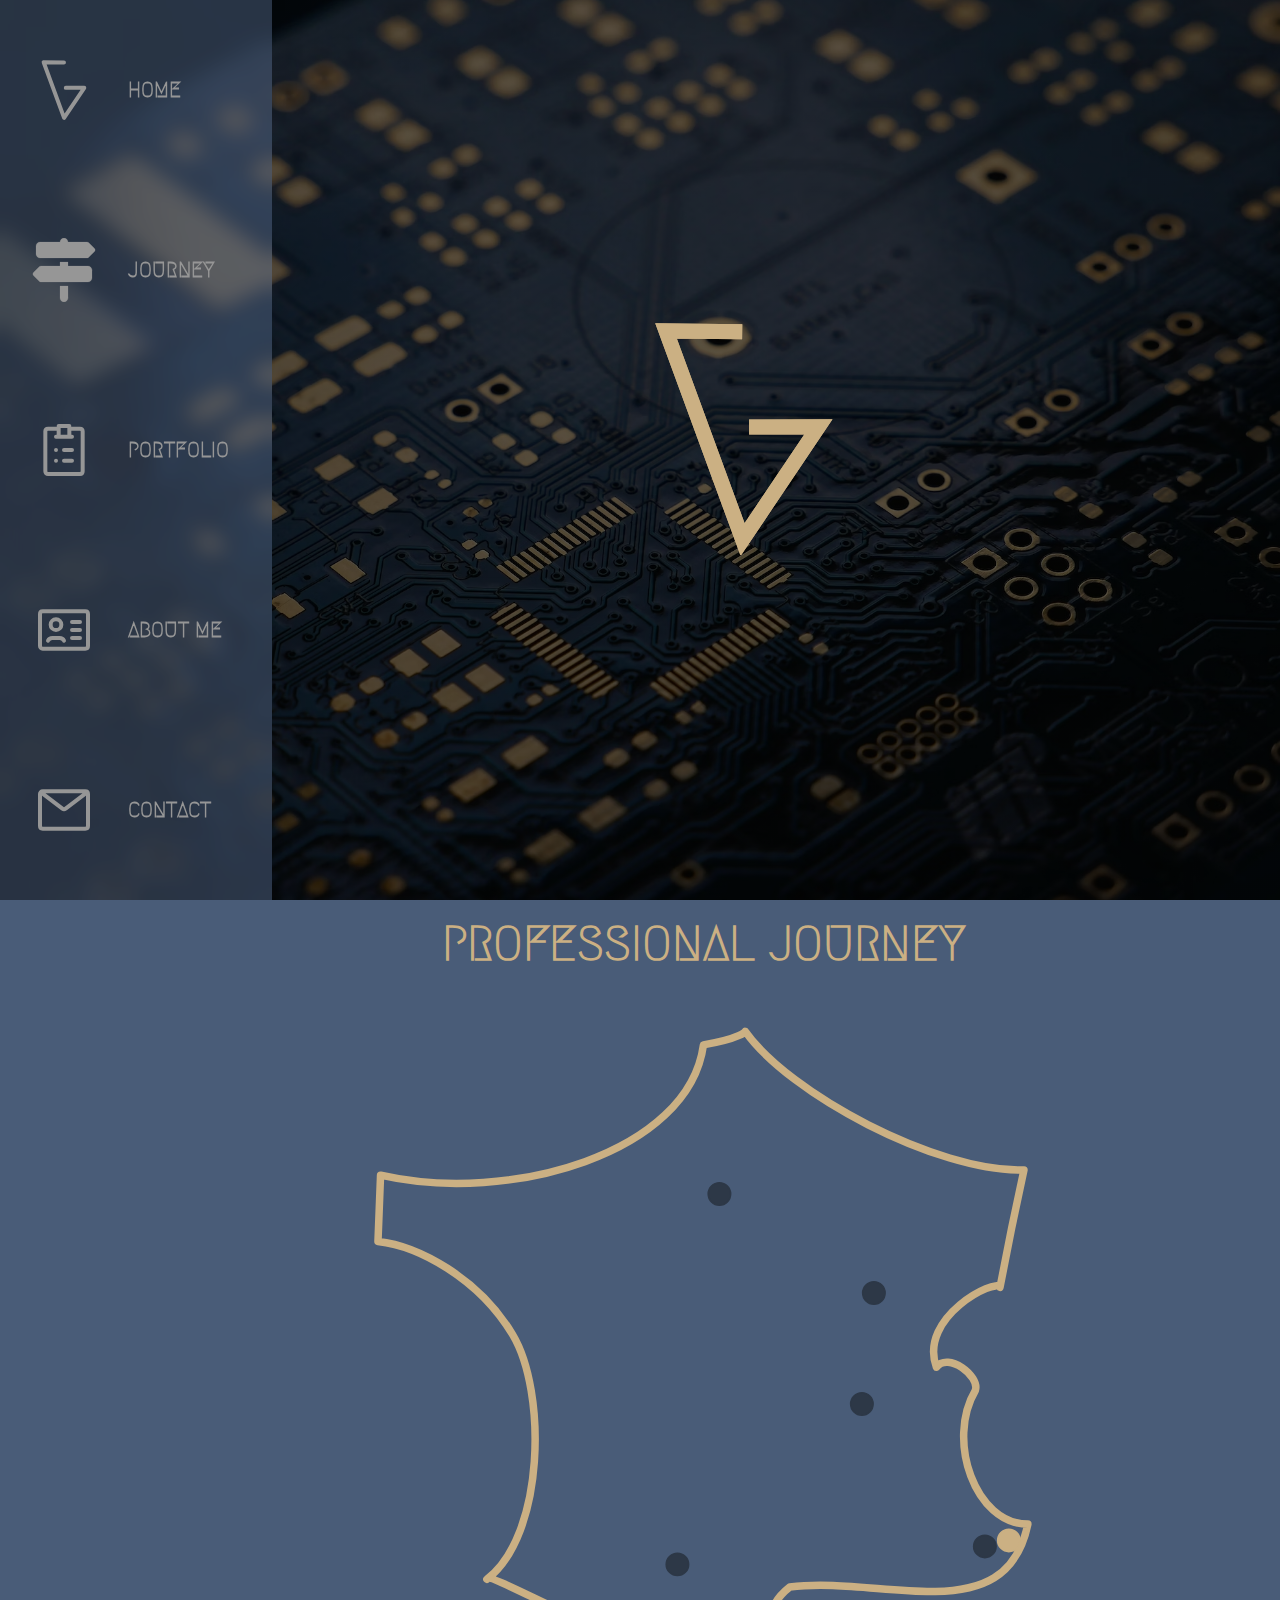
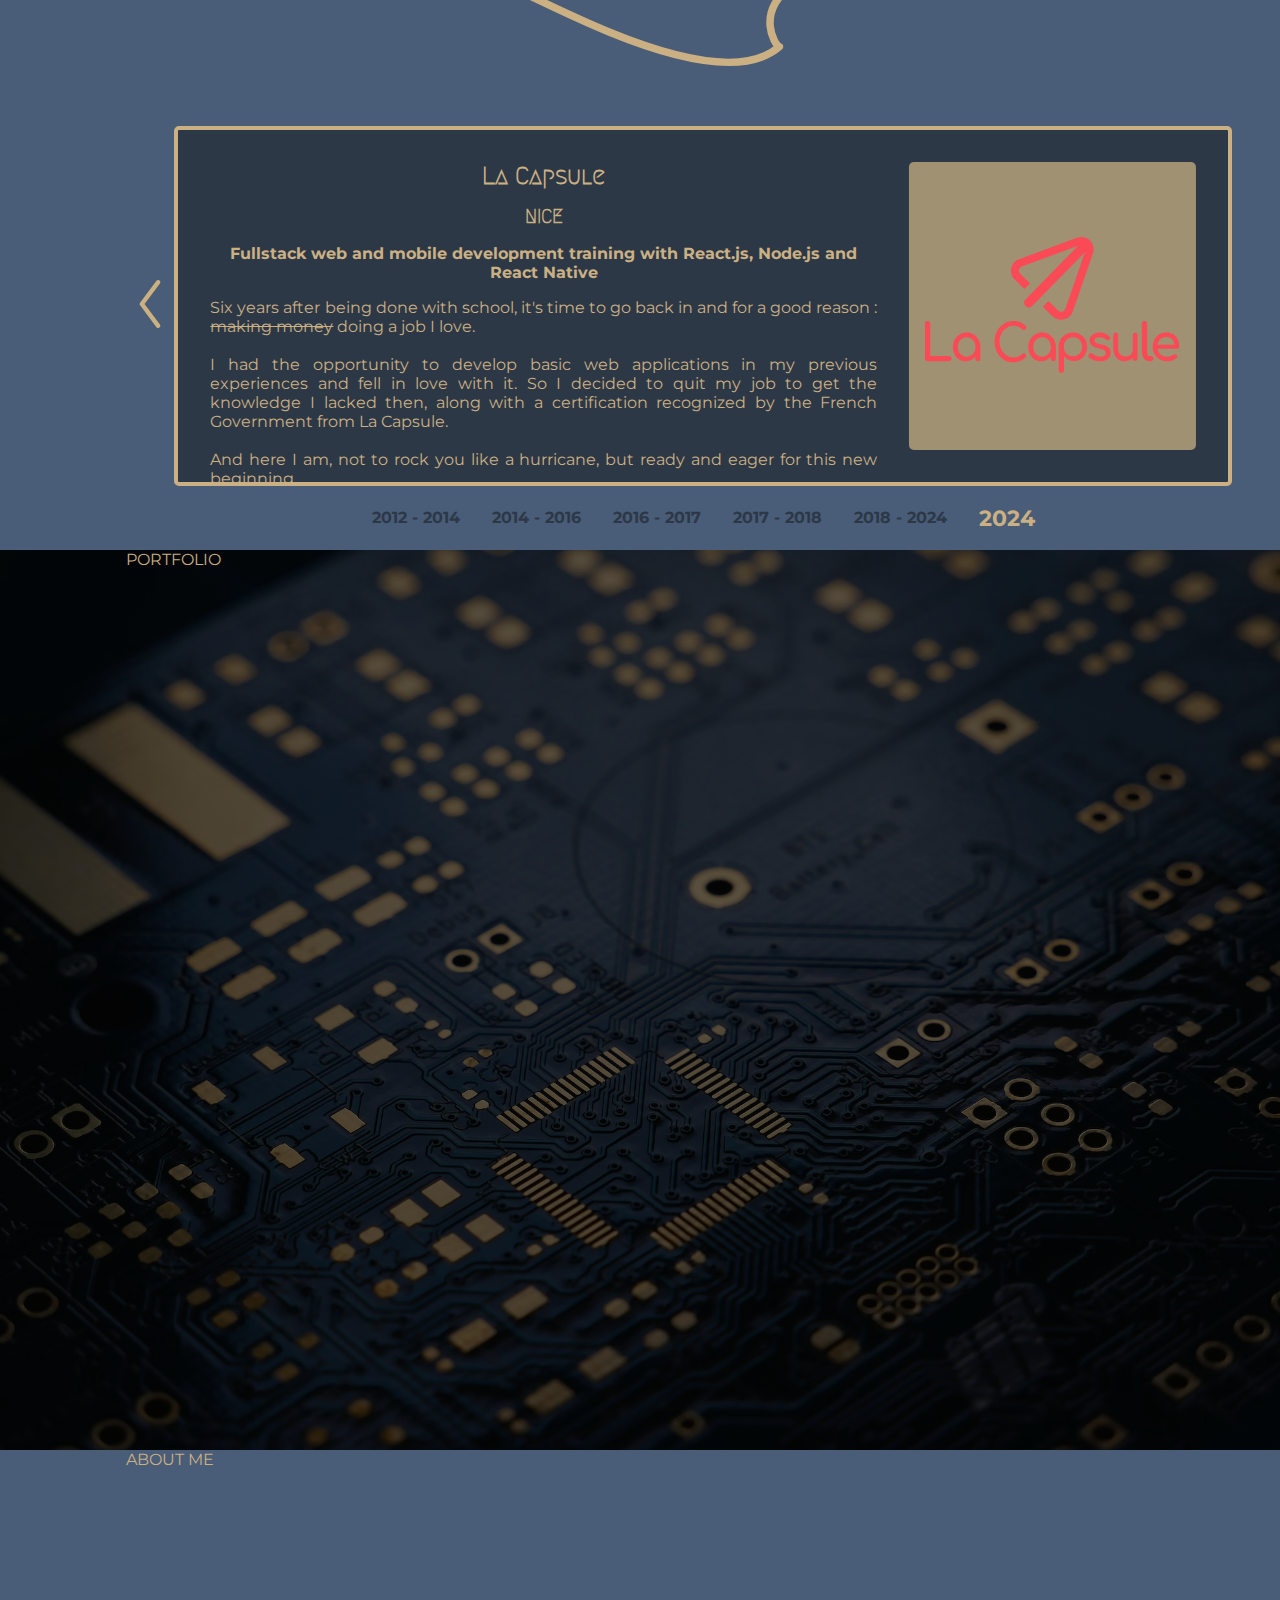
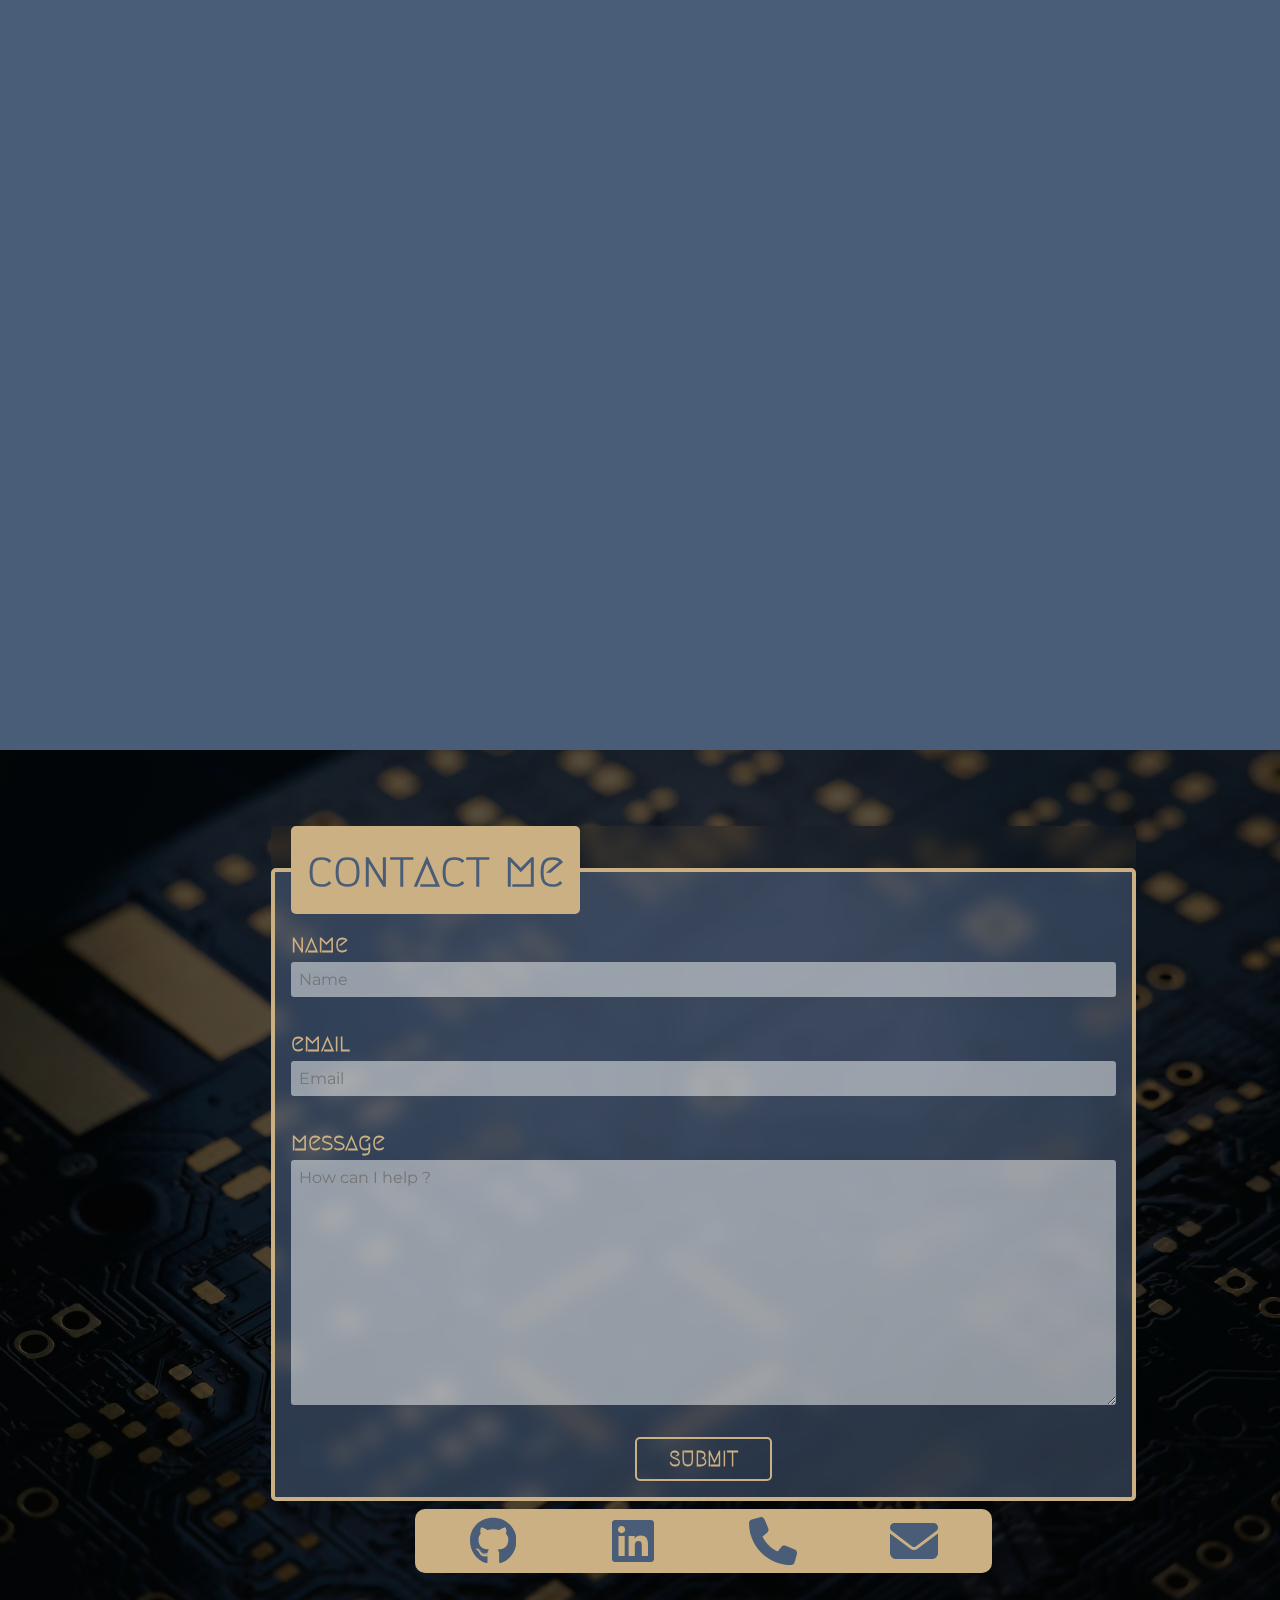
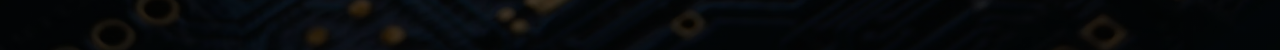
<file: index.html>
<!DOCTYPE html>
<html lang="en">
<head>
    <meta charset="UTF-8">
    <meta name="viewport" content="width=device-width, initial-scale=1.0">
    <link rel="shortcut icon" href="./style/images/Logo VG.svg" type="image/x-icon">
    <link rel="stylesheet" href="./style/style.css">
    <link rel="stylesheet" href="./style/home-section.css">
    <link rel="stylesheet" href="./style/journey-section.css">
    <link rel="stylesheet" href="./style/contact-section.css">
    <link rel="preconnect" href="https://fonts.googleapis.com">
    <link rel="preconnect" href="https://fonts.gstatic.com" crossorigin>
    <link href="https://fonts.googleapis.com/css2?family=Megrim&family=Montserrat:ital,wght@0,100..900;1,100..900&display=swap" rel="stylesheet">    
    <title>Valentin Guillot</title>
    <script src="./script/carousel.js" defer></script>
</head>
<body>
    <nav>
        <ul class="navbar">
            <li>
                <a href="#home">
                    <svg class="nav-icon" id="nav-logo" xmlns="http://www.w3.org/2000/svg" viewBox="0 0 24 24" fill="none" >
                        <path stroke="currentColor" stroke-linecap="round" stroke-linejoin="round"  stroke-width="1.5" d="M 12.675 11.202 L 19.609 11.181 L 12.032 22.454 L 4.371 1.589 L 11.989 1.672"/>
                    </svg>
                    <p>HOME</p>
                </a>
            </li>
            <li>
                <a href="#journey">
                    <svg class="nav-icon" id="journey-icon" xmlns="http://www.w3.org/2000/svg" fill="currentColor" viewBox="0 0 512 512">
                        <path stroke="currentColor" stroke-linecap="round" stroke-linejoin="round" stroke-width="1.5" d ="M224 32H64C46.3 32 32 46.3 32 64v64c0 17.7 14.3 32 32 32H441.4c4.2 0 8.3-1.7 11.3-4.7l48-48c6.2-6.2 6.2-16.4 0-22.6l-48-48c-3-3-7.1-4.7-11.3-4.7H288c0-17.7-14.3-32-32-32s-32 14.3-32 32zM480 256c0-17.7-14.3-32-32-32H288V192H224v32H70.6c-4.2 0-8.3 1.7-11.3 4.7l-48 48c-6.2 6.2-6.2 16.4 0 22.6l48 48c3 3 7.1 4.7 11.3 4.7H448c17.7 0 32-14.3 32-32V256zM288 480V384H224v96c0 17.7 14.3 32 32 32s32-14.3 32-32z"/>
                    </svg>
                    <p>JOURNEY</p>
                </a>
            </li>
            <li>
                <a href="#portfolio">
                    <svg class="nav-icon" xmlns="http://www.w3.org/2000/svg" fill="none" viewBox="0 0 24 24">
                    <path stroke="currentColor" stroke-linecap="round" stroke-linejoin="round" stroke-width="1.5" d="M15 4h3c.6 0 1 .4 1 1v15c0 .6-.4 1-1 1H6a1 1 0 0 1-1-1V5c0-.6.4-1 1-1h3m0 3h6m-3 5h3m-6 0h0m3 4h3m-6 0h0m1-13v4h4V3h-4Z"/>
                    </svg>
                    <p>PORTFOLIO</p>
                </a>
            </li>
            <li>
                <a href="#about-me">
                    <svg class="nav-icon" xmlns="http://www.w3.org/2000/svg" fill="none" viewBox="0 0 24 24">
                    <path stroke="currentColor" stroke-linecap="round" stroke-linejoin="round" stroke-width="1.5" d="M15 9h3m-3 3h3m-3 3h3m-6 1c-.3-.6-1-1-1.6-1H7.6c-.7 0-1.3.4-1.6 1M4 5h16c.6 0 1 .4 1 1v12c0 .6-.4 1-1 1H4a1 1 0 0 1-1-1V6c0-.6.4-1 1-1Zm7 5a2 2 0 1 1-4 0 2 2 0 0 1 4 0Z"/>
                    </svg>
                    <p>ABOUT ME</p>
                </a>
            </li>
            <li>
                <a href="#contact">
                    <svg class="nav-icon" xmlns="http://www.w3.org/2000/svg" fill="none" viewBox="0 0 24 24">
                    <path stroke="currentColor" stroke-linecap="round" stroke-linejoin="round" stroke-width="1.5" d="m3.5 5.5 7.9 6c.4.3.8.3 1.2 0l7.9-6M4 19h16c.6 0 1-.4 1-1V6c0-.6-.4-1-1-1H4a1 1 0 0 0-1 1v12c0 .6.4 1 1 1Z"/>
                    </svg>
                    <p>CONTACT</p>
                </a>
            </li>
        </ul>
    </nav>
    <main>
        <section class="odd" id="home">
            <div class="title">
                <div class="title-element">
                    <svg class="title-logo" id="title-logo-V" xmlns="http://www.w3.org/2000/svg" viewBox="0 0 24 24" fill="none" >
                        <path stroke="currentColor" stroke-linecap="butt" stroke-linejoin="miter"  stroke-width="1.5" d="M 12.675 11.202 L 19.609 11.181 L 12.032 22.454 L 4.371 1.589 L 11.989 1.672"/>
                    </svg>
                    <h1 id="alentin">ALENTIN</h1>
                </div>
                <div class="title-element">
                    <svg class="title-logo" id="title-logo-G" xmlns="http://www.w3.org/2000/svg" viewBox="0 0 24 24" fill="none" >
                        <path stroke="currentColor" stroke-linecap="butt" stroke-linejoin="miter"  stroke-width="1.5" d="M 12.675 11.202 L 19.609 11.181 L 12.032 22.454 L 4.371 1.589 L 11.989 1.672"/>
                    </svg>
                    <h1 id="uillot">UILLOT</h1>
                </div>
            </div>
            <h2>Fullstack Developer</h2>
        </section>
        <section class="even" id="journey">
            <h1>PROFESSIONAL JOURNEY</h1>
            <div id="map-container">
                <svg id="map" viewBox="0 0 500 500" xmlns="http://www.w3.org/2000/svg" fill="none">
                    <path stroke="currentColor" stroke-linejoin="round" stroke-width="5" d="M 250.346 48.604 C 275.665 44.3 278.223 39.583 278.223 39.583 C 307.479 81.035 405.624 133.476 464.075 131.998 L 455.869 170.703 L 448.083 210.279 C 446.882 207.02 433.201 211.949 421.362 221.878 C 409.523 231.808 399.527 246.738 405.695 263.48 C 409.587 258.316 416.875 259.798 422.79 263.777 C 428.705 267.755 433.247 274.231 431.647 279.052 C 421.862 295.585 421.826 317.849 428.634 335.985 C 435.441 354.121 449.092 368.129 466.681 368.151 C 459.15 404.087 434.952 412.596 404.894 413.111 C 374.835 413.626 338.916 406.147 307.944 410.106 C 296.795 418.821 294.204 428.433 294.831 436.035 C 295.458 443.636 299.303 449.227 301.024 449.899 C 277.141 470.404 229.872 457.505 187.825 440.308 C 145.778 423.11 108.952 401.612 105.955 404.916 C 144.646 375.311 145.887 279.861 123.122 241.812 C 100.356 203.764 59.763 182.541 33.319 179.659 L 34.182 157.577 L 35.044 135.495 C 78.132 145.334 129.492 141.637 171.312 126.467 C 213.133 111.297 245.415 84.654 250.346 48.604 Z"/>
                    <ellipse class="city current-city" id="lyon" cx="356" cy="288" rx="7.5" ry="7.5"/>
                    <ellipse class="city" id="toulouse" cx="233" cy="395" rx="7.5" ry="7.5"/>
                    <ellipse class="city" id="dijon" cx="364" cy="214" rx="7.5" ry="7.5"/>
                    <ellipse class="city" id="versailles" cx="261" cy="148" rx="7.5" ry="7.5"/>
                    <ellipse class="city" id="bar-sur-loup" cx="438" cy="383" rx="7.5" ry="7.5"/>
                    <ellipse class="city" id="nice" cx="454" cy="379" rx="7.5" ry="7.5"/>
                </svg>
            </div>
            <div id="carousel">
                <button class="carousel-button" id="left-arrow">
                    <svg viewBox="0 0 330 330" fill="#CBB083" xmlns="http://www.w3.org/2000/svg">
                      <path d="M 233.252 155.997 L 120.752 6.001 C 115.78 -0.627 106.38 -1.969 99.752 3.001 C 93.124 7.972 91.781 17.374 96.752 24.001 L 202.502 164.998 L 96.752 306.001 C 91.781 312.628 93.125 322.031 99.752 327.001 C 102.45 329.025 105.608 330.002 108.74 330.002 C 113.301 330.002 117.805 327.93 120.752 324.001 L 233.252 173.997 C 237.252 168.664 237.252 161.33 233.252 155.997 Z" style="transform-origin: 165.001px 165.001px;" transform="matrix(-1, 0, 0, -1, 0, 0)"/>
                    </svg>                
                </button>
                <div class="slider-container">
                    <ul class="journey-list">
                        <li class="place current-card">
                            <div class="place-logo">
                                <img src="./style/images/logo-la-martinière-monplaisir.png" alt="logo la martinière monplaisir">
                            </div>
                            <div class="place-description">
                                <h2>La Martinière Monplaisir</h2>
                                <h3>LYON</h3>
                                <p class="occupation">Preparatory classes for French engineering school</p>
                                <div class="description-container">
                                    <p class="description">Specialized in physics and chemistry, this formation aimed to provide the basic knowledge to succeed in the competitive examinations for entering the French engineering school <br> <br> Basically the most demanding part of my scholarship but yet the less relevant when applying for a job 👍</p>
                                </div>
                            </div>
                        </li>
                        <li class="place">
                            <div class="place-description">
                                <h2>ENSIACET</h2>
                                <h3>TOULOUSE</h3>
                                <p class="occupation"></p>
                                <div class="description-container">
                                    <p>Top 3 of the best french engineering schools</p>
                                </div>
                            </div>
                            <div class="place-logo">
                                <img src="./style/images/logo-ensiacet.png" alt="logo ensiacet">
                            </div>
                        </li>
                        <li class="place">
                            <div class="place-logo">
                                <img src="./style/images/logo-agrosup.svg" alt="logo l'institut agro dijon">
                            </div>
                            <div class="place-description">
                                <h2>L'institut Agro (formerly AGROSUP Dijon)</h2>
                                <h3>DIJON</h3>
                                <p class="occupation"></p>
                                <div class="description-container">
                                    <p class="description">
                                        Description
                                    </p>
                                </div>
                            </div>
                        </li>                
                        <li class="place">
                            <div class="place-description">
                                <h2>ISIPCA</h2>
                                <h3>VERSAILLES</h3>
                                <p class="occupation"></p>
                                <div class="description-container">
                                    <p class="description">
                                        Description
                                    </p>
                                </div>
                            </div>
                            <div class="place-logo">
                                <img src="./style/images/logo-isipca.png" alt="logo ISIPCA">
                            </div>
                        </li>
                        <li class="place">
                            <div class="place-logo">
                                <img src="./style/images/logo-mane.svg" alt="logo Mane">
                            </div>
                            <div class="place-description">
                                <h2>V. MANE Fils</h2>
                                <h3>LE BAR-SUR-LOUP</h3>
                                <p class="occupation">Junior Flavourist / Flavourist in charge of the Savoury Formula Management</p>
                                <div class="description-container">
                                    <p class="description">

                                    </p>
                                </div>
                            </div>
                        </li>
                        <li class="place">
                            <div class="place-description">
                                <h2>La Capsule</h2>
                                <h3>NICE</h3>
                                <p class='occupation'>Fullstack web and mobile development training with React.js, Node.js and React Native</p>
                                <div class="description-container">
                                    <p class="description">Six years after being done with school, it's time to go back in and for a good reason : <span>making money</span> doing a job I love. <br> <br> I had the opportunity to develop basic web applications in my previous experiences and fell in love with it. So I decided to quit my job to get the knowledge I lacked then, along with a certification recognized by the French Government from La Capsule. <br> <br> And here I am, not to rock you like a hurricane, but ready and eager for this new beginning.
                                    </p>
                                </div>
                            </div>
                            <div class="place-logo">
                                <img src="./style/images/logo-la-capsule.svg" alt="logo La Capsule" id="logo-capsule">
                                <img src="./style/images/la-capsule.svg" alt="La Capsule">
                            </div>
                        </li>
                    </ul>
                </div>
                <button class="carousel-button" id="right-arrow">
                    <svg xmlns="http://www.w3.org/2000/svg" viewBox="0 0 330 330" fill="#CBB083">
                        <path d="M233.252,155.997L120.752,6.001c-4.972-6.628-14.372-7.97-21-3c-6.628,4.971-7.971,14.373-3,21 l105.75,140.997L96.752,306.001c-4.971,6.627-3.627,16.03,3,21c2.698,2.024,5.856,3.001,8.988,3.001 c4.561,0,9.065-2.072,12.012-6.001l112.5-150.004C237.252,168.664,237.252,161.33,233.252,155.997z"/>
                        
                    </svg>
                </button>
            </div>                
            <div class="carousel-nav">
                    <button class="carousel-nav-btn current-date">2012 - 2014</button>
                    <button class="carousel-nav-btn">2014 - 2016</button>
                    <button class="carousel-nav-btn">2016 - 2017</button>
                    <button class="carousel-nav-btn">2017 - 2018</button>
                    <button class="carousel-nav-btn">2018 - 2024</button>
                    <button class="carousel-nav-btn">2024</button>
            </div>
        </section>
        <section class="odd" id="portfolio">
            <p>PORTFOLIO</p>
        </section>
        <section class="even" id="about-me">
            <p>ABOUT ME</p>
        </section>
        <section class="odd" id="contact">
            <form action="https://formsubmit.co/23e92fc3f9892d8d8f7566834e813c88" method="post">
                <fieldset>
                    <legend><h1>contact me</h1></legend>
                    <p>
                        <label for="name">name</label>
                        <input type="text" name="name" id="name" placeholder="Name">
                    </p>
                    <p>
                        <label for="email">email</label>
                        <input type="email" name="email" id="email" placeholder="Email">
                    </p>
                    <p class="textarea">
                        <label for="message">message</label>
                        <textarea name="message" id="message" placeholder="How can I help ?"></textarea>
                    </p>
                    <input type="submit" value="SUBMIT">
                    <!-- Form Settings for formsubmit.co -->
                    <input type="hidden" name="_next" value="https://mrvalbass.github.io/personal_website/">
                    <input type="hidden" name="_captcha" value="false">
                    <input type="hidden" name="_autoresponse" value="Your message has been received and will be treated as soon as possible. Thanks for reaching out.">
                </fieldset>
            </form>
            <div id="contact-options">
                <a href="https://github.com/mrvalbass" target="_blank">
                    <svg xmlns="http://www.w3.org/2000/svg" viewBox="0 0 496 512">
                        <path d="M165.9 397.4c0 2-2.3 3.6-5.2 3.6-3.3 .3-5.6-1.3-5.6-3.6 0-2 2.3-3.6 5.2-3.6 3-.3 5.6 1.3 5.6 3.6zm-31.1-4.5c-.7 2 1.3 4.3 4.3 4.9 2.6 1 5.6 0 6.2-2s-1.3-4.3-4.3-5.2c-2.6-.7-5.5 .3-6.2 2.3zm44.2-1.7c-2.9 .7-4.9 2.6-4.6 4.9 .3 2 2.9 3.3 5.9 2.6 2.9-.7 4.9-2.6 4.6-4.6-.3-1.9-3-3.2-5.9-2.9zM244.8 8C106.1 8 0 113.3 0 252c0 110.9 69.8 205.8 169.5 239.2 12.8 2.3 17.3-5.6 17.3-12.1 0-6.2-.3-40.4-.3-61.4 0 0-70 15-84.7-29.8 0 0-11.4-29.1-27.8-36.6 0 0-22.9-15.7 1.6-15.4 0 0 24.9 2 38.6 25.8 21.9 38.6 58.6 27.5 72.9 20.9 2.3-16 8.8-27.1 16-33.7-55.9-6.2-112.3-14.3-112.3-110.5 0-27.5 7.6-41.3 23.6-58.9-2.6-6.5-11.1-33.3 2.6-67.9 20.9-6.5 69 27 69 27 20-5.6 41.5-8.5 62.8-8.5s42.8 2.9 62.8 8.5c0 0 48.1-33.6 69-27 13.7 34.7 5.2 61.4 2.6 67.9 16 17.7 25.8 31.5 25.8 58.9 0 96.5-58.9 104.2-114.8 110.5 9.2 7.9 17 22.9 17 46.4 0 33.7-.3 75.4-.3 83.6 0 6.5 4.6 14.4 17.3 12.1C428.2 457.8 496 362.9 496 252 496 113.3 383.5 8 244.8 8zM97.2 352.9c-1.3 1-1 3.3 .7 5.2 1.6 1.6 3.9 2.3 5.2 1 1.3-1 1-3.3-.7-5.2-1.6-1.6-3.9-2.3-5.2-1zm-10.8-8.1c-.7 1.3 .3 2.9 2.3 3.9 1.6 1 3.6 .7 4.3-.7 .7-1.3-.3-2.9-2.3-3.9-2-.6-3.6-.3-4.3 .7zm32.4 35.6c-1.6 1.3-1 4.3 1.3 6.2 2.3 2.3 5.2 2.6 6.5 1 1.3-1.3 .7-4.3-1.3-6.2-2.2-2.3-5.2-2.6-6.5-1zm-11.4-14.7c-1.6 1-1.6 3.6 0 5.9 1.6 2.3 4.3 3.3 5.6 2.3 1.6-1.3 1.6-3.9 0-6.2-1.4-2.3-4-3.3-5.6-2z"/>
                    </svg>
                </a>
                <a href="https://www.linkedin.com/in/valentin-guillot/" target="_blank">
                    <svg xmlns="http://www.w3.org/2000/svg" viewBox="0 0 448 512">
                        <path d="M416 32H31.9C14.3 32 0 46.5 0 64.3v383.4C0 465.5 14.3 480 31.9 480H416c17.6 0 32-14.5 32-32.3V64.3c0-17.8-14.4-32.3-32-32.3zM135.4 416H69V202.2h66.5V416zm-33.2-243c-21.3 0-38.5-17.3-38.5-38.5S80.9 96 102.2 96c21.2 0 38.5 17.3 38.5 38.5 0 21.3-17.2 38.5-38.5 38.5zm282.1 243h-66.4V312c0-24.8-.5-56.7-34.5-56.7-34.6 0-39.9 27-39.9 54.9V416h-66.4V202.2h63.7v29.2h.9c8.9-16.8 30.6-34.5 62.9-34.5 67.2 0 79.7 44.3 79.7 101.9V416z"/>
                    </svg>
                </a>
                <div id="tel">
                    <svg xmlns="http://www.w3.org/2000/svg" viewBox="0 0 512 512">
                        <path d="M164.9 24.6c-7.7-18.6-28-28.5-47.4-23.2l-88 24C12.1 30.2 0 46 0 64C0 311.4 200.6 512 448 512c18 0 33.8-12.1 38.6-29.5l24-88c5.3-19.4-4.6-39.7-23.2-47.4l-96-40c-16.3-6.8-35.2-2.1-46.3 11.6L304.7 368C234.3 334.7 177.3 277.7 144 207.3L193.3 167c13.7-11.2 18.4-30 11.6-46.3l-40-96z"/>
                    </svg>
                    <p id="num">+33.7.70.18.62.65</p>
                </div>
                <a href="mailto:vvm.guillot@gmail.com" target="_blank">
                    <svg xmlns="http://www.w3.org/2000/svg" viewBox="0 0 512 512">
                        <path d="M48 64C21.5 64 0 85.5 0 112c0 15.1 7.1 29.3 19.2 38.4L236.8 313.6c11.4 8.5 27 8.5 38.4 0L492.8 150.4c12.1-9.1 19.2-23.3 19.2-38.4c0-26.5-21.5-48-48-48H48zM0 176V384c0 35.3 28.7 64 64 64H448c35.3 0 64-28.7 64-64V176L294.4 339.2c-22.8 17.1-54 17.1-76.8 0L0 176z"/>
                    </svg>
                </a>
            </div>
        </section>
    </main>
</body>
</html>
</file>
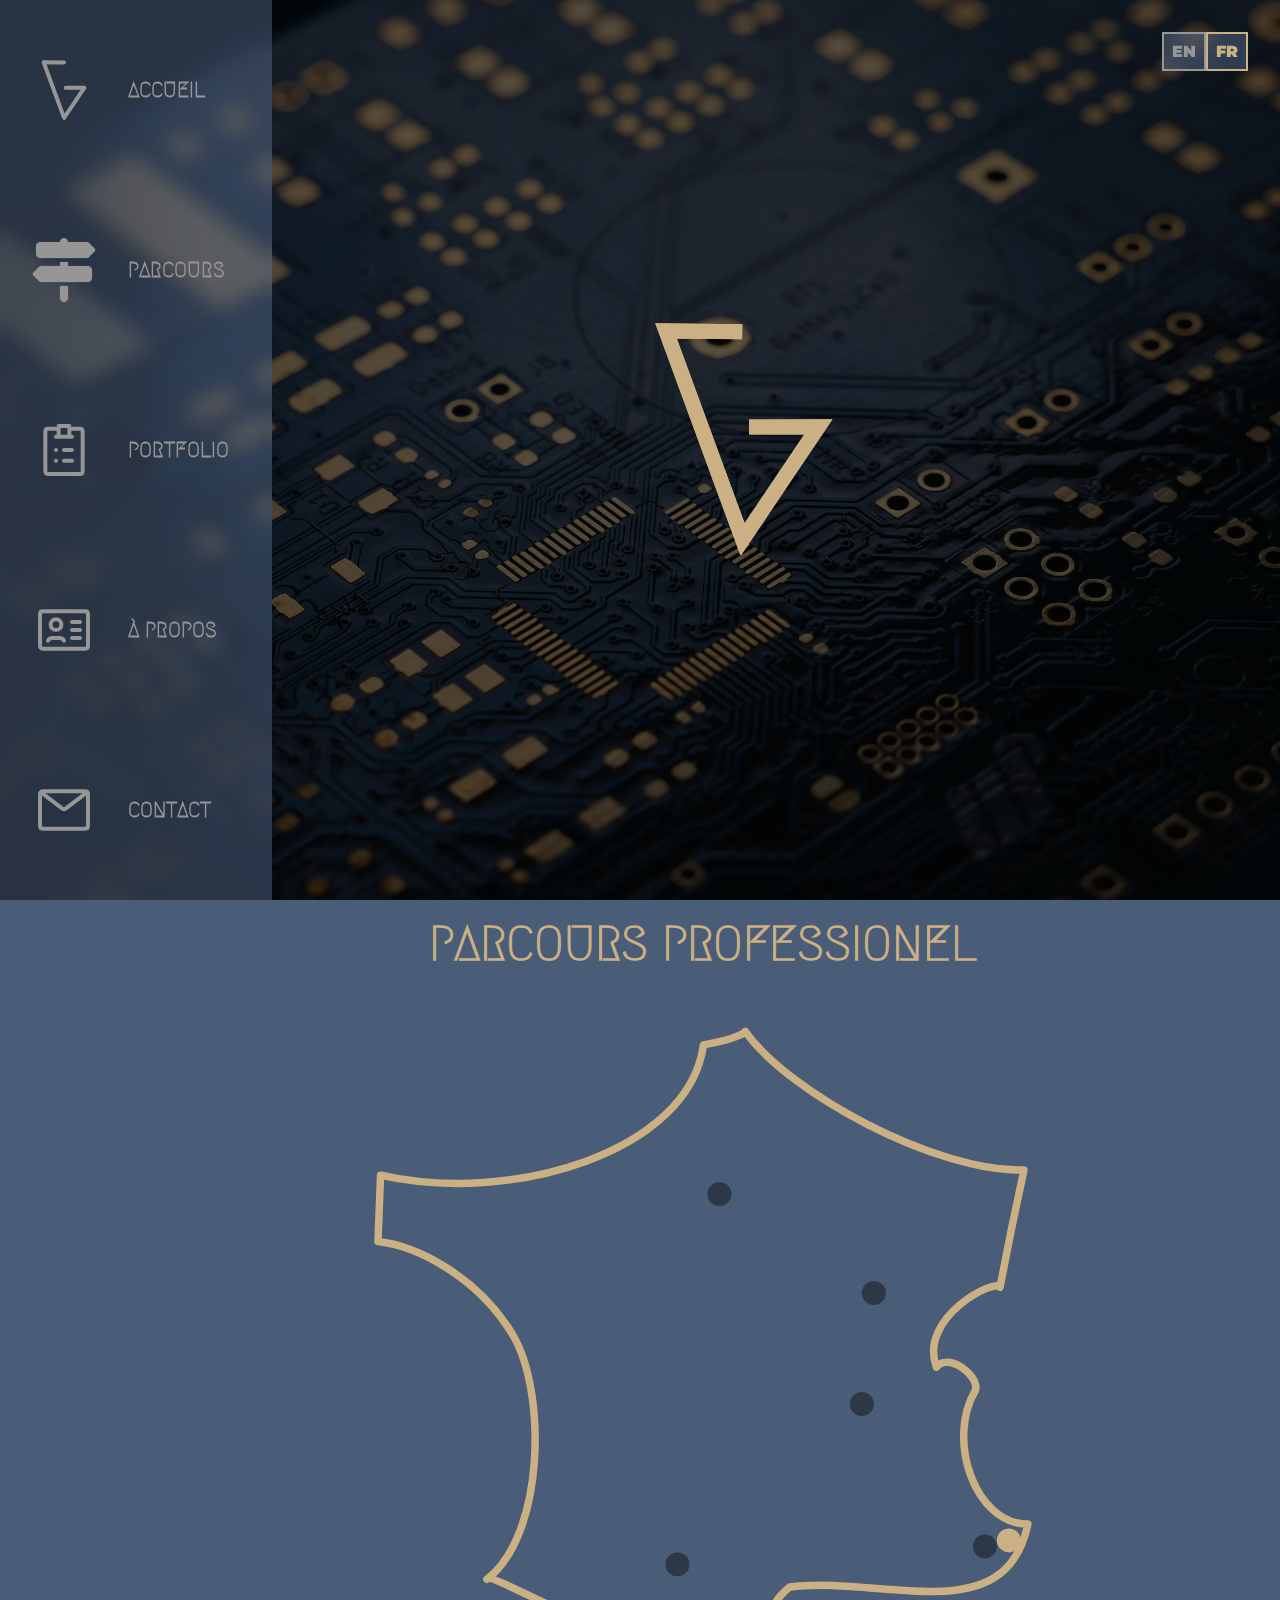
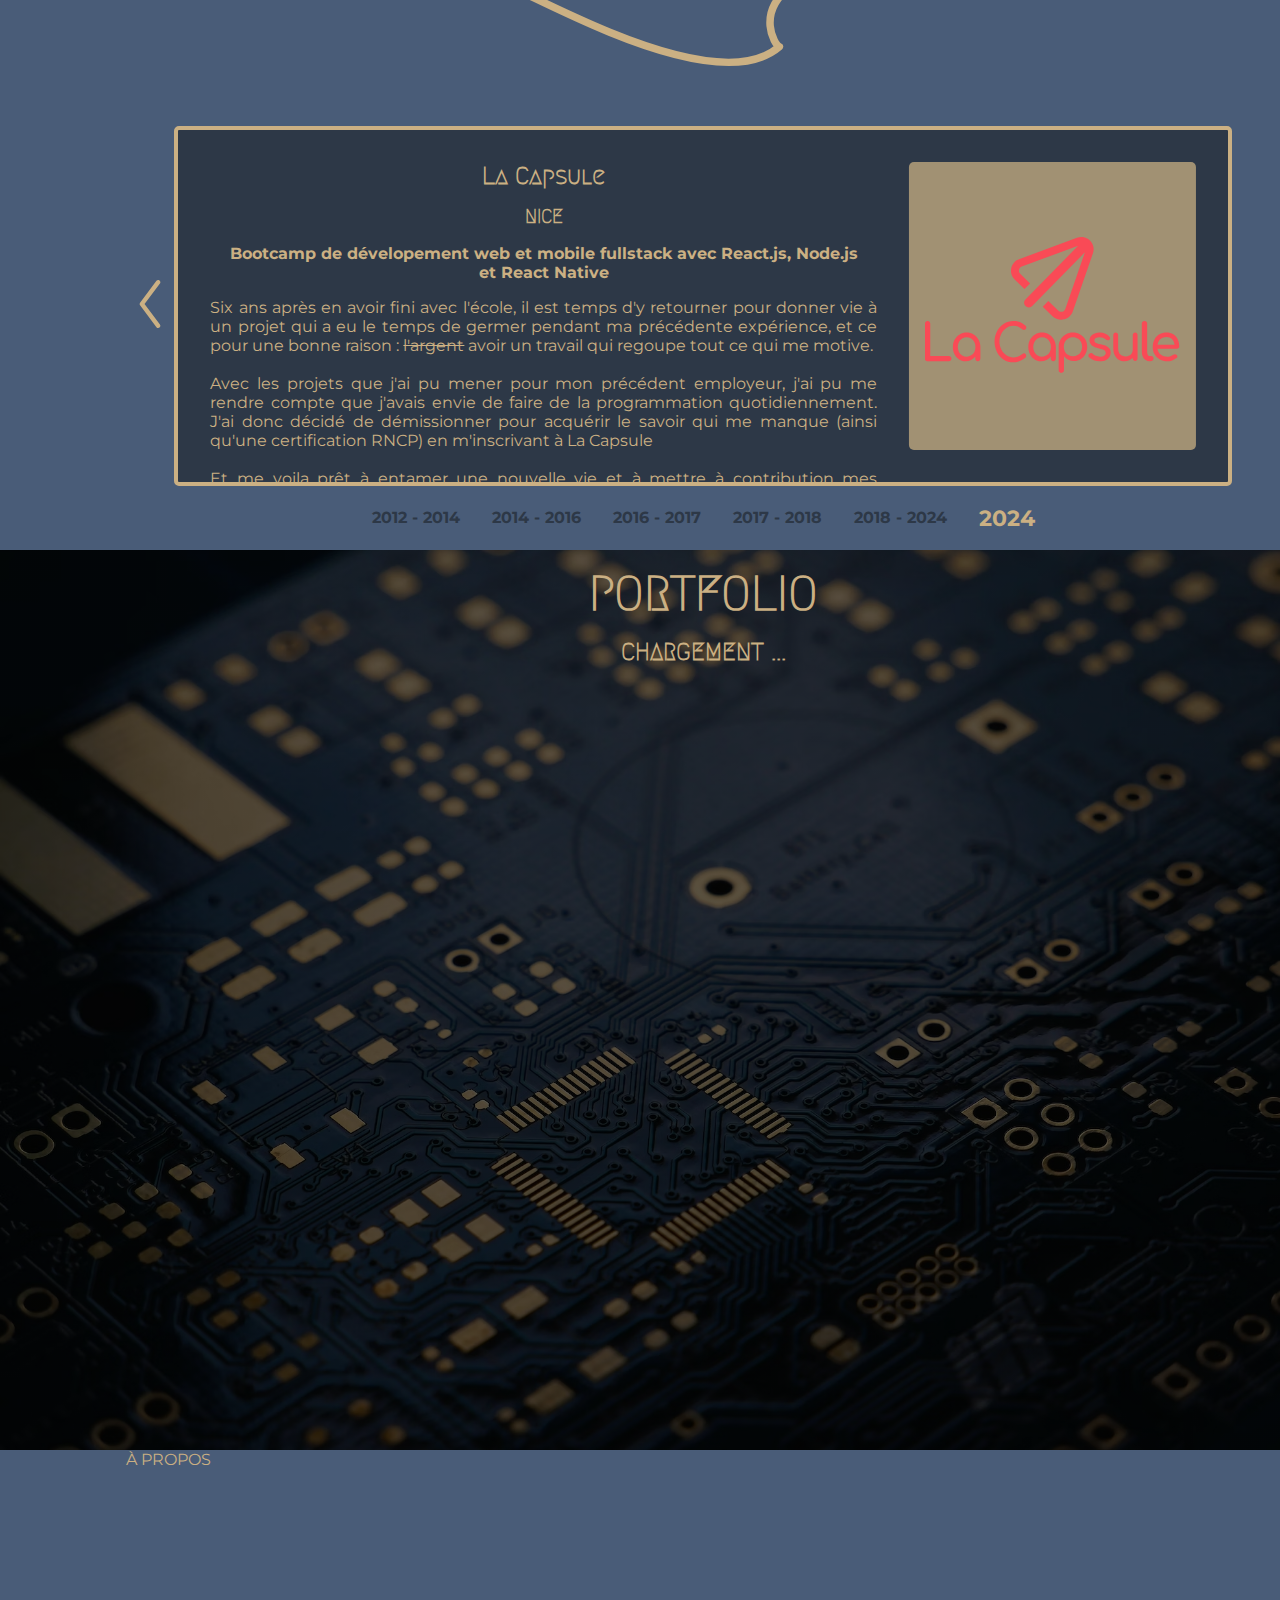
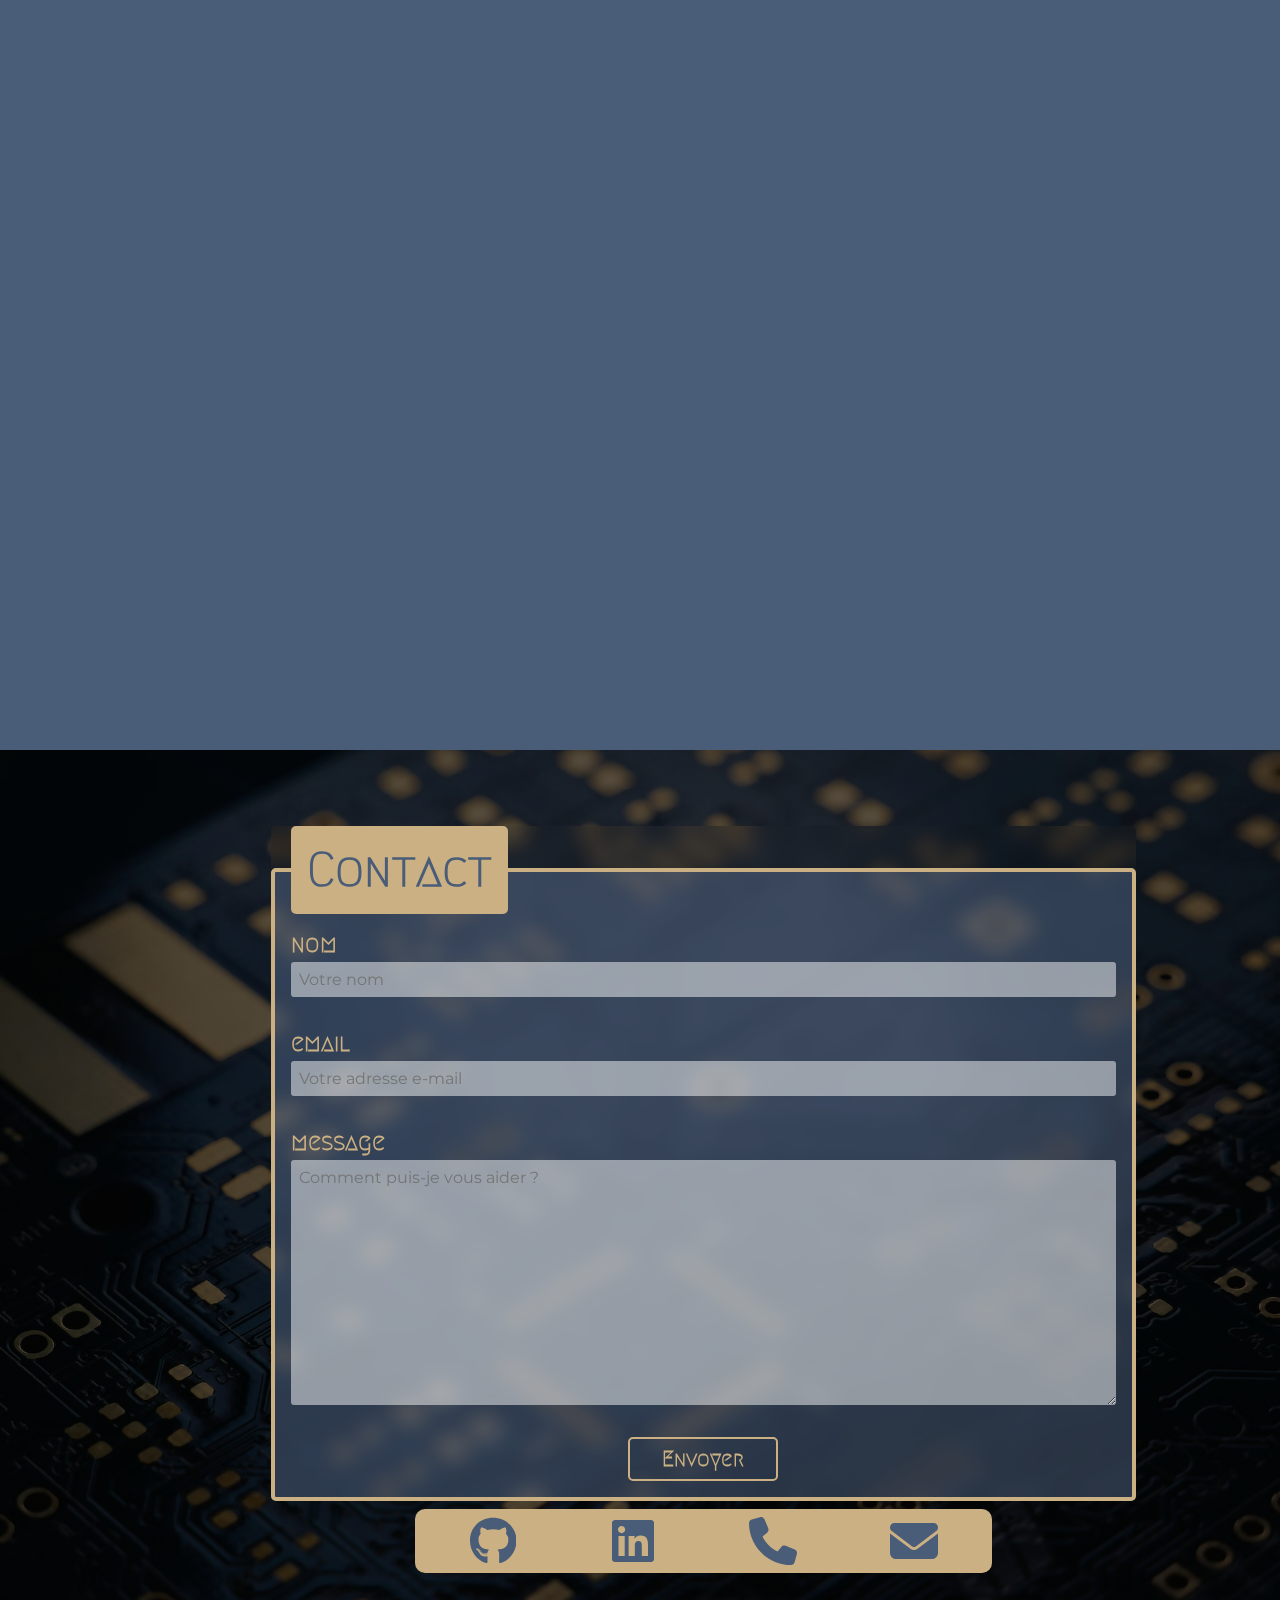
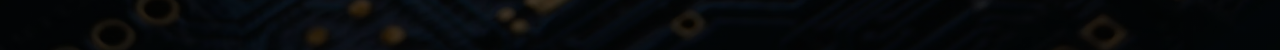
<file: index-fr.html>
<!DOCTYPE html>
<html lang="fr">
<head>
    <meta charset="UTF-8">
    <meta name="viewport" content="width=device-width, initial-scale=1.0">
    <link rel="shortcut icon" href="./style/images/Logo VG.svg" type="image/x-icon">
    <link rel="stylesheet" href="./style/style.css">
    <link rel="stylesheet" href="./style/home-section.css">
    <link rel="stylesheet" href="./style/journey-section.css">
    <link rel="stylesheet" href="./style/contact-section.css">
    <link rel="preconnect" href="https://fonts.googleapis.com">
    <link rel="preconnect" href="https://fonts.gstatic.com" crossorigin>
    <link href="https://fonts.googleapis.com/css2?family=Megrim&family=Montserrat:ital,wght@0,100..900;1,100..900&display=swap" rel="stylesheet">    
    <title>Valentin Guillot</title>
    <script src="./script/carousel.js" defer></script>
</head>
<body>
    <nav>
        <ul class="navbar">
            <li>
                <a href="#home">
                    <svg class="nav-icon" id="nav-logo" xmlns="http://www.w3.org/2000/svg" viewBox="0 0 24 24" fill="none" >
                        <path stroke="currentColor" stroke-linecap="round" stroke-linejoin="round"  stroke-width="1.5" d="M 12.675 11.202 L 19.609 11.181 L 12.032 22.454 L 4.371 1.589 L 11.989 1.672"/>
                    </svg>
                    <p>ACCUEIL</p>
                </a>
            </li>
            <li>
                <a href="#journey">
                    <svg class="nav-icon" id="journey-icon" xmlns="http://www.w3.org/2000/svg" fill="currentColor" viewBox="0 0 512 512">
                        <path stroke="currentColor" stroke-linecap="round" stroke-linejoin="round" stroke-width="1.5" d ="M224 32H64C46.3 32 32 46.3 32 64v64c0 17.7 14.3 32 32 32H441.4c4.2 0 8.3-1.7 11.3-4.7l48-48c6.2-6.2 6.2-16.4 0-22.6l-48-48c-3-3-7.1-4.7-11.3-4.7H288c0-17.7-14.3-32-32-32s-32 14.3-32 32zM480 256c0-17.7-14.3-32-32-32H288V192H224v32H70.6c-4.2 0-8.3 1.7-11.3 4.7l-48 48c-6.2 6.2-6.2 16.4 0 22.6l48 48c3 3 7.1 4.7 11.3 4.7H448c17.7 0 32-14.3 32-32V256zM288 480V384H224v96c0 17.7 14.3 32 32 32s32-14.3 32-32z"/>
                    </svg>
                    <p>PARCOURS</p>
                </a>
            </li>
            <li>
                <a href="#portfolio">
                    <svg class="nav-icon" xmlns="http://www.w3.org/2000/svg" fill="none" viewBox="0 0 24 24">
                    <path stroke="currentColor" stroke-linecap="round" stroke-linejoin="round" stroke-width="1.5" d="M15 4h3c.6 0 1 .4 1 1v15c0 .6-.4 1-1 1H6a1 1 0 0 1-1-1V5c0-.6.4-1 1-1h3m0 3h6m-3 5h3m-6 0h0m3 4h3m-6 0h0m1-13v4h4V3h-4Z"/>
                    </svg>
                    <p>PORTFOLIO</p>
                </a>
            </li>
            <li>
                <a href="#about-me">
                    <svg class="nav-icon" xmlns="http://www.w3.org/2000/svg" fill="none" viewBox="0 0 24 24">
                    <path stroke="currentColor" stroke-linecap="round" stroke-linejoin="round" stroke-width="1.5" d="M15 9h3m-3 3h3m-3 3h3m-6 1c-.3-.6-1-1-1.6-1H7.6c-.7 0-1.3.4-1.6 1M4 5h16c.6 0 1 .4 1 1v12c0 .6-.4 1-1 1H4a1 1 0 0 1-1-1V6c0-.6.4-1 1-1Zm7 5a2 2 0 1 1-4 0 2 2 0 0 1 4 0Z"/>
                    </svg>
                    <p>À PROPOS</p>
                </a>
            </li>
            <li>
                <a href="#contact">
                    <svg class="nav-icon" xmlns="http://www.w3.org/2000/svg" fill="none" viewBox="0 0 24 24">
                    <path stroke="currentColor" stroke-linecap="round" stroke-linejoin="round" stroke-width="1.5" d="m3.5 5.5 7.9 6c.4.3.8.3 1.2 0l7.9-6M4 19h16c.6 0 1-.4 1-1V6c0-.6-.4-1-1-1H4a1 1 0 0 0-1 1v12c0 .6.4 1 1 1Z"/>
                    </svg>
                    <p>CONTACT</p>
                </a>
            </li>
        </ul>
    </nav>
    <main>
        <section class="odd" id="home">
          <div class="language-selector">
            <a href="./index.html">EN</a>
            <a href="./index-fr.html" style="color: #CBB083; border-color: #CBB083;">FR</a>
          </div>
            <div class="title">
                <div class="title-element">
                    <svg class="title-logo" id="title-logo-V" xmlns="http://www.w3.org/2000/svg" viewBox="0 0 24 24" fill="none" >
                        <path stroke="currentColor" stroke-linecap="butt" stroke-linejoin="miter"  stroke-width="1.5" d="M 12.675 11.202 L 19.609 11.181 L 12.032 22.454 L 4.371 1.589 L 11.989 1.672"/>
                    </svg>
                    <h1 id="alentin">ALENTIN</h1>
                </div>
                <div class="title-element">
                    <svg class="title-logo" id="title-logo-G" xmlns="http://www.w3.org/2000/svg" viewBox="0 0 24 24" fill="none" >
                        <path stroke="currentColor" stroke-linecap="butt" stroke-linejoin="miter"  stroke-width="1.5" d="M 12.675 11.202 L 19.609 11.181 L 12.032 22.454 L 4.371 1.589 L 11.989 1.672"/>
                    </svg>
                    <h1 id="uillot">UILLOT</h1>
                </div>
            </div>
            <h2>Développeur Fullstack</h2>
        </section>
        <section class="even" id="journey">
            <h1>PARCOURS PROFESSIONEL</h1>
            <div id="map-container">
                <svg id="map" viewBox="0 0 500 500" xmlns="http://www.w3.org/2000/svg" fill="none">
                    <path stroke="currentColor" stroke-linejoin="round" stroke-width="5" d="M 250.346 48.604 C 275.665 44.3 278.223 39.583 278.223 39.583 C 307.479 81.035 405.624 133.476 464.075 131.998 L 455.869 170.703 L 448.083 210.279 C 446.882 207.02 433.201 211.949 421.362 221.878 C 409.523 231.808 399.527 246.738 405.695 263.48 C 409.587 258.316 416.875 259.798 422.79 263.777 C 428.705 267.755 433.247 274.231 431.647 279.052 C 421.862 295.585 421.826 317.849 428.634 335.985 C 435.441 354.121 449.092 368.129 466.681 368.151 C 459.15 404.087 434.952 412.596 404.894 413.111 C 374.835 413.626 338.916 406.147 307.944 410.106 C 296.795 418.821 294.204 428.433 294.831 436.035 C 295.458 443.636 299.303 449.227 301.024 449.899 C 277.141 470.404 229.872 457.505 187.825 440.308 C 145.778 423.11 108.952 401.612 105.955 404.916 C 144.646 375.311 145.887 279.861 123.122 241.812 C 100.356 203.764 59.763 182.541 33.319 179.659 L 34.182 157.577 L 35.044 135.495 C 78.132 145.334 129.492 141.637 171.312 126.467 C 213.133 111.297 245.415 84.654 250.346 48.604 Z"/>
                    <ellipse class="city current-city" id="lyon" cx="356" cy="288" rx="7.5" ry="7.5"/>
                    <ellipse class="city" id="toulouse" cx="233" cy="395" rx="7.5" ry="7.5"/>
                    <ellipse class="city" id="dijon" cx="364" cy="214" rx="7.5" ry="7.5"/>
                    <ellipse class="city" id="versailles" cx="261" cy="148" rx="7.5" ry="7.5"/>
                    <ellipse class="city" id="bar-sur-loup" cx="438" cy="383" rx="7.5" ry="7.5"/>
                    <ellipse class="city" id="nice" cx="454" cy="379" rx="7.5" ry="7.5"/>
                </svg>
            </div>
            <div id="carousel">
                <button class="carousel-button" id="left-arrow">
                    <svg viewBox="0 0 330 330" fill="#CBB083" xmlns="http://www.w3.org/2000/svg">
                      <path d="M 233.252 155.997 L 120.752 6.001 C 115.78 -0.627 106.38 -1.969 99.752 3.001 C 93.124 7.972 91.781 17.374 96.752 24.001 L 202.502 164.998 L 96.752 306.001 C 91.781 312.628 93.125 322.031 99.752 327.001 C 102.45 329.025 105.608 330.002 108.74 330.002 C 113.301 330.002 117.805 327.93 120.752 324.001 L 233.252 173.997 C 237.252 168.664 237.252 161.33 233.252 155.997 Z" style="transform-origin: 165.001px 165.001px;" transform="matrix(-1, 0, 0, -1, 0, 0)"/>
                    </svg>                
                </button>
                <div class="slider-container">
                    <ul class="journey-list">
                        <li class="place current-card">
                            <div class="place-logo">
                                <img src="./style/images/logo-la-martinière-monplaisir.png" alt="logo la martinière monplaisir">
                            </div>
                            <div class="place-description">
                                <h2>La Martinière Monplaisir</h2>
                                <h3>LYON</h3>
                                <p class="occupation">CLasses préparatoires aux grandes écoles</p>
                                <div class="description-container">
                                  <p class="description">
                                    Spécialisée en physique-chimie, cette formation a pour but de fournir les connaissances fondamentales nécessaires pour réussir les concours d'entrée aux grandes écoles d'ingénieurs françaises. <br> <br> Elle a constitué la partie la plus exigeante de mon parcours. C'est la que j'y ai appris à travailler sous pression ainsi que l'importance capitale de la collaboration pour un apprentissage efficace. <br> <br> Aux concours commun polytechnique, je me suis classé 916e sur environ 5000 étudiants. Cela m'a ouvert les portes de la prochaine étape de mon parcours : Toulouse.
                                  </p>
                                </div>
                            </div>
                        </li>
                        <li class="place">
                            <div class="place-description">
                                <h2>ENSIACET</h2>
                                <h3>TOULOUSE</h3>
                                <p class="occupation">Ecole d'ingénieur en chimie - Option chimie organique</p>
                                <div class="description-container">
                                  <p class="description">
                                    En école d'ingénieurs, ma formation c'est concentrée sur la maîtrise de la chimie organique. C'est la que j'ai commencé à élaborer mon parcours professionnel. Dans ce processus, j'ai réalisé que le fait de suivre mes projets jusqu'à leur finalité était fondamental à mon épanouissement professionnel. Mais le chemin classique en chimie organique mène à des postes de recherche fondamentale, qui délèguent généralelement la partie applicative des projets. Mes recherches m'ont fait dsécouvrir la chimie des arômes alimentaires, un domaine où la finalité des expériences sont immédiatement perceptibles en sentant et/ou goûtant. <br> <br> Le domaine de spécialisation était trouvé. j'ai donc cherché à approfondir ma compréhension générale de la chimie alimentaire. Ce qui m'a amené à effectuer ma dernière année de formation à Dijon. <br> <br> PS : C'est aussi là que j'ai découvert la programmation (VBA). J'ai tout de suite accroché à l'aspect ludique et à l'immédiateté de la récompense de cette discipline. Si bien que l'idée, un jour, de poursuivre une carrière dans ce domaine a germé dans mon esprit et ne m'a plus quitté.
                                  </p>
                                </div>
                            </div>
                            <div class="place-logo">
                                <img src="./style/images/logo-ensiacet.png" alt="logo ensiacet">
                            </div>
                        </li>
                        <li class="place">
                            <div class="place-logo">
                                <img src="./style/images/logo-agrosup.svg" alt="logo l'institut agro dijon">
                            </div>
                            <div class="place-description">
                              <h2>L'institut Agro (formerly AGROSUP Dijon)</h2>
                              <h3>DIJON</h3>
                              <p class="occupation">École d'ingénieur agro-alimentaire - Option formulation agro-alimentaire</p>
                              <div class="description-container">
                                  <p class="description">
                                    Au croisement de la formulation agro-alimentaire, la physico-chimie des aliments, la suisine et l'analyse sensorielle, ma formation à AGROSUP Dijon m'a apporté, grâce à plusieurs projets d'étude, la méthodologie et les outils nécéssaire à mener des projets de recherche et développement. <br> <br> L'année c'est conclue avec un stage de 6 mois en tant qu'aromaticien stagiaire chez MANE, ce qui était le début d'une collaboration à venir.
                                  </p>
                                </div>
                            </div>
                        </li>                
                        <li class="place">
                          <div class="place-description">
                            <h2>ISIPCA</h2>
                            <h3>VERSAILLES</h3>
                            <p class="occupation">Master Professionel en aromatique alimentaire</p>
                            <div class="description-container">
                              <p class="description">
                                Après le succès de notre première collaboration, MANE a choisi de me soutenir pour la prochaine étape de ce parcours: l'ISIPCA, une école mondialement reconnue dans la formation de parfumeurs et d'aromaticiens. Cette formation était en alternance entre l'école et l'entreprise ou j'avais un rôle d'apprenti aromaticien. J'y ai appris à m'adapter dans le monde professionnel tout en dévelopant les compétance pour devenir un aromaticien compétent. <br> <br> Si vous n'êtes pas familier avec le monde des arômes et parfums, c'est une industrie de niche ou les places sont plus rares que les aspirants. Avoir la confiance d'une entreprise telle que MANE était une chance et c'est sur cette confiance qu'a pu se battir le prochain chapitre de ma carrière.
                                </p>
                            </div>
                          </div>
                          <div class="place-logo">
                              <img src="./style/images/logo-isipca.png" alt="logo ISIPCA">
                          </div>
                        </li>
                        <li class="place">
                            <div class="place-logo">
                                <img src="./style/images/logo-mane.svg" alt="logo Mane">
                            </div>
                            <div class="place-description">
                                <h2>V. MANE Fils</h2>
                                <h3>LE BAR-SUR-LOUP</h3>
                                <p class="occupation">Junior Flavourist then Flavourist in charge of the Savoury Formula Management</p>
                                <div class="description-container">
                                    <p class="description">

                                    </p>
                                </div>
                            </div>
                        </li>
                        <li class="place">
                            <div class="place-description">
                                <h2>La Capsule</h2>
                                <h3>NICE</h3>
                                <p class='occupation'>Bootcamp de dévelopement web et mobile fullstack avec React.js, Node.js et React Native</p>
                                <div class="description-container">
                                    <p class="description">
                                      Six ans après en avoir fini avec l'école, il est temps d'y retourner pour donner vie à un projet qui a eu le temps de germer pendant ma précédente expérience, et ce pour une bonne raison : <span>l'argent</span> avoir un travail qui regoupe tout ce qui me motive. <br> <br> Avec les projets que j'ai pu mener pour mon précédent employeur, j'ai pu me rendre compte que j'avais envie de faire de la programmation quotidiennement. J'ai donc décidé de démissionner pour acquérir le savoir qui me manque (ainsi qu'une certification RNCP) en m'inscrivant à La Capsule <br> <br> Et me voila prêt à entamer une nouvelle vie et à mettre à contribution mes nouvelles compétences pour de nombreux projets.
                                    </p>
                                </div>
                            </div>
                            <div class="place-logo">
                                <img src="./style/images/logo-la-capsule.svg" alt="logo La Capsule" id="logo-capsule">
                                <img src="./style/images/la-capsule.svg" alt="La Capsule">
                            </div>
                        </li>
                    </ul>
                </div>
                <button class="carousel-button" id="right-arrow">
                    <svg xmlns="http://www.w3.org/2000/svg" viewBox="0 0 330 330" fill="#CBB083">
                        <path d="M233.252,155.997L120.752,6.001c-4.972-6.628-14.372-7.97-21-3c-6.628,4.971-7.971,14.373-3,21 l105.75,140.997L96.752,306.001c-4.971,6.627-3.627,16.03,3,21c2.698,2.024,5.856,3.001,8.988,3.001 c4.561,0,9.065-2.072,12.012-6.001l112.5-150.004C237.252,168.664,237.252,161.33,233.252,155.997z"/>
                        
                    </svg>
                </button>
            </div>                
            <div class="carousel-nav">
                    <button class="carousel-nav-btn current-date">2012 - 2014</button>
                    <button class="carousel-nav-btn">2014 - 2016</button>
                    <button class="carousel-nav-btn">2016 - 2017</button>
                    <button class="carousel-nav-btn">2017 - 2018</button>
                    <button class="carousel-nav-btn">2018 - 2024</button>
                    <button class="carousel-nav-btn">2024</button>
            </div>
        </section>
        <section class="odd" id="portfolio">
            <h1>PORTFOLIO</h1>
            <h2>CHARGEMENT ...</h2>
        </section>
        <section class="even" id="about-me">
            <p>À PROPOS</p>
        </section>
        <section class="odd" id="contact">
            <form action="https://formsubmit.co/23e92fc3f9892d8d8f7566834e813c88" method="post">
                <fieldset>
                    <legend><h1>Contact</h1></legend>
                    <p>
                        <label for="name">nom</label>
                        <input type="text" name="name" id="name" placeholder="Votre nom">
                    </p>
                    <p>
                        <label for="email">email</label>
                        <input type="email" name="email" id="email" placeholder="Votre adresse e-mail">
                    </p>
                    <p class="textarea">
                        <label for="message">message</label>
                        <textarea name="message" id="message" placeholder="Comment puis-je vous aider ?"></textarea>
                    </p>
                    <input type="submit" value="Envoyer">
                    <!-- Form Settings for formsubmit.co -->
                    <input type="hidden" name="_next" value="https://mrvalbass.github.io/personal_website/">
                    <input type="hidden" name="_captcha" value="false">
                    <input type="hidden" name="_autoresponse" value="Your message has been received and will be treated as soon as possible. Thanks for reaching out.">
                </fieldset>
            </form>
            <div id="contact-options">
                <a href="https://github.com/mrvalbass" target="_blank">
                    <svg xmlns="http://www.w3.org/2000/svg" viewBox="0 0 496 512">
                        <path d="M165.9 397.4c0 2-2.3 3.6-5.2 3.6-3.3 .3-5.6-1.3-5.6-3.6 0-2 2.3-3.6 5.2-3.6 3-.3 5.6 1.3 5.6 3.6zm-31.1-4.5c-.7 2 1.3 4.3 4.3 4.9 2.6 1 5.6 0 6.2-2s-1.3-4.3-4.3-5.2c-2.6-.7-5.5 .3-6.2 2.3zm44.2-1.7c-2.9 .7-4.9 2.6-4.6 4.9 .3 2 2.9 3.3 5.9 2.6 2.9-.7 4.9-2.6 4.6-4.6-.3-1.9-3-3.2-5.9-2.9zM244.8 8C106.1 8 0 113.3 0 252c0 110.9 69.8 205.8 169.5 239.2 12.8 2.3 17.3-5.6 17.3-12.1 0-6.2-.3-40.4-.3-61.4 0 0-70 15-84.7-29.8 0 0-11.4-29.1-27.8-36.6 0 0-22.9-15.7 1.6-15.4 0 0 24.9 2 38.6 25.8 21.9 38.6 58.6 27.5 72.9 20.9 2.3-16 8.8-27.1 16-33.7-55.9-6.2-112.3-14.3-112.3-110.5 0-27.5 7.6-41.3 23.6-58.9-2.6-6.5-11.1-33.3 2.6-67.9 20.9-6.5 69 27 69 27 20-5.6 41.5-8.5 62.8-8.5s42.8 2.9 62.8 8.5c0 0 48.1-33.6 69-27 13.7 34.7 5.2 61.4 2.6 67.9 16 17.7 25.8 31.5 25.8 58.9 0 96.5-58.9 104.2-114.8 110.5 9.2 7.9 17 22.9 17 46.4 0 33.7-.3 75.4-.3 83.6 0 6.5 4.6 14.4 17.3 12.1C428.2 457.8 496 362.9 496 252 496 113.3 383.5 8 244.8 8zM97.2 352.9c-1.3 1-1 3.3 .7 5.2 1.6 1.6 3.9 2.3 5.2 1 1.3-1 1-3.3-.7-5.2-1.6-1.6-3.9-2.3-5.2-1zm-10.8-8.1c-.7 1.3 .3 2.9 2.3 3.9 1.6 1 3.6 .7 4.3-.7 .7-1.3-.3-2.9-2.3-3.9-2-.6-3.6-.3-4.3 .7zm32.4 35.6c-1.6 1.3-1 4.3 1.3 6.2 2.3 2.3 5.2 2.6 6.5 1 1.3-1.3 .7-4.3-1.3-6.2-2.2-2.3-5.2-2.6-6.5-1zm-11.4-14.7c-1.6 1-1.6 3.6 0 5.9 1.6 2.3 4.3 3.3 5.6 2.3 1.6-1.3 1.6-3.9 0-6.2-1.4-2.3-4-3.3-5.6-2z"/>
                    </svg>
                </a>
                <a href="https://www.linkedin.com/in/valentin-guillot/" target="_blank">
                    <svg xmlns="http://www.w3.org/2000/svg" viewBox="0 0 448 512">
                        <path d="M416 32H31.9C14.3 32 0 46.5 0 64.3v383.4C0 465.5 14.3 480 31.9 480H416c17.6 0 32-14.5 32-32.3V64.3c0-17.8-14.4-32.3-32-32.3zM135.4 416H69V202.2h66.5V416zm-33.2-243c-21.3 0-38.5-17.3-38.5-38.5S80.9 96 102.2 96c21.2 0 38.5 17.3 38.5 38.5 0 21.3-17.2 38.5-38.5 38.5zm282.1 243h-66.4V312c0-24.8-.5-56.7-34.5-56.7-34.6 0-39.9 27-39.9 54.9V416h-66.4V202.2h63.7v29.2h.9c8.9-16.8 30.6-34.5 62.9-34.5 67.2 0 79.7 44.3 79.7 101.9V416z"/>
                    </svg>
                </a>
                <div id="tel">
                    <svg xmlns="http://www.w3.org/2000/svg" viewBox="0 0 512 512">
                        <path d="M164.9 24.6c-7.7-18.6-28-28.5-47.4-23.2l-88 24C12.1 30.2 0 46 0 64C0 311.4 200.6 512 448 512c18 0 33.8-12.1 38.6-29.5l24-88c5.3-19.4-4.6-39.7-23.2-47.4l-96-40c-16.3-6.8-35.2-2.1-46.3 11.6L304.7 368C234.3 334.7 177.3 277.7 144 207.3L193.3 167c13.7-11.2 18.4-30 11.6-46.3l-40-96z"/>
                    </svg>
                    <p id="num">+33.7.70.18.62.65</p>
                </div>
                <a href="mailto:vvm.guillot@gmail.com" target="_blank">
                    <svg xmlns="http://www.w3.org/2000/svg" viewBox="0 0 512 512">
                        <path d="M48 64C21.5 64 0 85.5 0 112c0 15.1 7.1 29.3 19.2 38.4L236.8 313.6c11.4 8.5 27 8.5 38.4 0L492.8 150.4c12.1-9.1 19.2-23.3 19.2-38.4c0-26.5-21.5-48-48-48H48zM0 176V384c0 35.3 28.7 64 64 64H448c35.3 0 64-28.7 64-64V176L294.4 339.2c-22.8 17.1-54 17.1-76.8 0L0 176z"/>
                    </svg>
                </a>
            </div>
        </section>
    </main>
</body>
</html>
</file>
<file: style/style.css>
html {
    scroll-behavior: smooth;
}

* {
    margin: 0;
    padding: 0;
    box-sizing: border-box;
    list-style: none;
    text-decoration: none;
    /* border: 1px solid red; */
    color: #CBB083;
    font-family: "Montserrat", sans-serif;
}

h1,h2,h3,label {
    font-family: "Megrim", sans-serif;
}

/* NavBar style  */

nav {
    position: fixed;
    background-color: #7593c054;
    backdrop-filter: blur(10px);
    padding: 0 2rem;
    width: 8rem;
    transition: width 0.5s cubic-bezier(0, 0.6, 0, 1);
    z-index: 10;
}

nav:hover {
    width: 17rem;
}

.navbar {
    display: flex;
    flex-direction: column;
    justify-content: space-around;
    min-height: 100svh;
}

nav a {
    display: flex;
    align-items: center;
    justify-content: flex-start;
    gap: 2rem;
}

.nav-icon {
    min-width: 4rem;
    width: 4rem;
}

.nav-icon path{
    stroke: rgb(150, 150, 150);
    transition: stroke 0.2s ease;
}

#journey-icon{
    fill: rgb(150, 150, 150);
    transition: fill 0.2s ease;
}

nav a p {
    visibility: hidden;
    opacity: 0;
    font-family: "Megrim",sans-serif;
    font-size: 1.3rem;
    font-weight: 700;
    color: rgb(150, 150, 150);
    transition: color 0.2s ease;
    text-wrap: nowrap;
}

a:hover path {
    stroke: #CBB083;
}

a:hover #journey-icon {
    fill: #CBB083;
}

a:hover p {
    color: #CBB083;
}

@media (width > 900px) {
    nav:hover a p {
        visibility: visible;
        opacity: 1;
        transition: opacity 0.4s ease;
    }
}

/* General section style */
section {
    min-height: 100svh;
    padding-left: 7.9rem;
}

.odd {
    background-image: linear-gradient(#0000009f,#0000009f), url(./images/background.jpg);
    background-position: center;
    background-size: cover;
}

.even {
    background-color: #495C78;
}

section h1 {
    text-align: center;
    padding: 1rem;
    font-size: 3rem;
    font-weight: 700;
}

section h2 {
    text-align: center;
}

/* Language Selector */
.language-selector {
    position: fixed;
    top: 0;
    right: 0;
    display: flex;
    margin: 2rem;
    font-weight: 1000;
    font-size: 1rem;
    z-index: 9;
    background-color: #7593c054;
    backdrop-filter: blur(10px);
}

.language-selector a {
    border: solid 2px rgb(150, 150, 150);
    padding: 0.5rem;
    color: rgb(150, 150, 150);
    cursor: pointer;
    transition: 
        color 0.2s ease-in-out,
        border-color 0.2s ease-in-out;
}

.language-selector a:hover {
    color: #CBB083;
    border-color: #CBB083;
}


/* Mobile layout */
@media (width <= 900px) {
    html{
        scroll-padding-top: 64px;
    }

    nav {
        min-width: 100vw;
        padding: 0.5rem;
    }

    .navbar {
        flex-direction: row;
        min-height: 0;
    }

    .nav-icon {
        height: 3rem;
    }

    .nav-icon path{
        stroke: #CBB083;
    }

    #journey-icon {
        fill: #CBB083;
    }

    nav a p {
        display: none;
    }

    .language-selector {
        position: absolute;
        top: auto;
        bottom: 0;
        margin: 1rem;
        font-size: 0.8rem;
    }

    .language-selector a {
        padding: 0.3rem;
    }

    section {
        padding-left: 0;
    }

    .even,
    #portfolio,
    #contact {
        min-height: calc(100dvh - 64px);
    }    
}
</file>
<file: style/home-section.css>
#home {
  display: flex;
  flex-direction: column;
  justify-content: center;
  align-items: center;
  gap: 10vh
}

.title {
  display: flex;
  flex-wrap: wrap;
  justify-content: center;
  position: relative;
  gap: 3rem;
  transform: translateX(6%);
}

.title-logo {
  width: 15rem;
  position: absolute;
  left: 0;
  right: 0;
  margin: auto;
}

#title-logo-V {
  animation: 
    heartbeat 1570ms ease-in-out 1.84,
    translation-V 1s ease-in-out 2890ms forwards;
}

#title-logo-G {
  animation: 
    heartbeat 1570ms ease-in-out 1.84,
    translation-G 1s ease-in-out 2890ms forwards;
}

#home h1 {
opacity: 0;
font-size: 5rem;
animation: appear 1s ease-out 2890ms forwards;
}

#home h2 {
  opacity: 0;
  font-size: 3rem;
  animation: appear 1s ease-out 2890ms forwards;
}

/* Mobile layout */

@media (width <= 900px) {
  #home {
    gap: 6vh;
  }

  .title {
    gap: 1rem;
  }

  .title-logo {
    width: 7rem;
  }

  #title-logo-V {
    animation: 
      heartbeat 1570ms ease-in-out 1.84,
      translation-V-mobile 1s ease-in-out 2890ms forwards;
  }  

  #title-logo-G {
    animation: 
      heartbeat 1570ms ease-in-out 1.84,
      translation-G-mobile 1s ease-in-out 2890ms forwards;
  }
  
  #home h1 {
    font-size: 2rem;
  }

  #home h2 {
    font-size: 1.3rem;
  }
}

/* Title animation */

@keyframes heartbeat {
  0% {
    opacity: 0.2;
  }
  64% {
    opacity: 0.2;
  }
  70% {
    opacity: 1;
  }
  71% {
    opacity: 1;
  }
  77% {
    opacity: 0.2;
  }
  78% {
    opacity: 0.2;
  }
  84% {
    opacity: 1;
  }
  87% {
    opacity: 1;
  }
  100% {
    opacity: 0.2;
  }
}

@keyframes translation-V {
  100% {
    transform: translateX(-132%) translateY(-4%);
  }
}

@keyframes translation-G {
  100% {
    transform: translateX(26%) translateY(-4%) rotate(20deg);
  }
}

@keyframes translation-V-mobile {
  100% {
    transform: translateX(-120%) translateY(0%);
  }
}

@keyframes translation-G-mobile {
  100% {
    transform: translateX(26%) translateY(0%) rotate(20deg);
  }
}

@keyframes appear {
  100% {
    opacity: 1;
  }
}
</file>
<file: style/journey-section.css>
#journey {
  display: flex;
  flex-direction: column;
  align-items: center;
}

#journey h1 {
  padding-bottom: 0rem;
}

#map-container {
  width: 65%;
  max-width: 900px;
}

ellipse {
  fill: #2d3847;
  stroke: #2d3847;    
  transition: 
      stroke 0.2s ease,
      fill 0.2s ease;
  cursor: pointer;
}

ellipse:hover {
  fill: #CBB083;
  stroke: #CBB083;
}

#carousel {
  flex-grow: 1;
  width: 100%;
  max-width: 1500px;
  min-height: 40svh;
  display: flex;
  justify-content: center;
  align-items: center;
}

.carousel-button {
  width: 3rem;
  background-color: transparent;
  border: none;
  cursor: pointer;
  transition: 
    transform 0.2s ease-in-out,
    opacity 0.3s ease-out,
    visibility 0.5s ease-in-out;
}

.carousel-button:hover {
  transform: scale(1.2);
}


.slider-container {
  flex-grow: 1;
  align-self: stretch;
  position: relative;
  width: 80%;
  overflow: hidden;
  border-radius: 5px;
  border: solid 0.25rem #CBB083;
  background-color: #2d3847;

}

.journey-list {
  height: 100%;
  transition:
    transform 0.4s ease-in-out;
}

.place {
  position: absolute;
  width: 100%;
  height: 100%;
  display: flex;
  justify-content: space-evenly;
  padding: 2rem;
  gap: 2rem;
}

.place-description {
  flex-basis: 70%;
  display: flex;
  flex-direction: column;
  justify-content: flex-start;
  gap: 1rem;
}

.place-description h3{
  text-align: center;
  margin: 0 1rem;
}

.occupation {
  font-weight: 700;
  text-align: center;
  margin: 0 1rem;
}

.description-container {
  flex-grow: 1;
  display: flex;
  align-items: center;
}

.description {
  text-align: justify;
}

.place-logo {
  background-color: #cbb183bd;
  padding: 1rem;
  border-radius: 5px;
  flex-basis: 30%;
  /* max-width: 20rem; */
  display: flex;
  flex-direction: column;
  align-items: center;
  justify-content: center;
}

#logo-capsule {
  width: 33%;
}

.place-logo img {
  width: 100%;
  object-fit:  contain;
  max-height: 100%;
}

.journey-list span {
  text-decoration: line-through;
}

.carousel-nav {
  margin: 1rem 0;
  display: flex;
  justify-content: space-between;
  gap: 2rem;
}

.carousel-nav-btn {
  background: transparent;
  height: 2rem;
  border: 0;
  font-size: 1rem;
  font-weight: 700;
  color: #2d3847;
  cursor: pointer;
  transition: 
    color 0.2s ease,
    font-size 0.2s ease;

}

.carousel-nav-btn:hover {
  color: #CBB083;
}

.current-date {
  color: #CBB083;
  font-size: 1.4rem;
}

.current-city {
  fill: #CBB083;
  stroke: #CBB083;
}

/* Mobile layout */
@media (width <= 900px) {
  #journey h1{
    font-size: 2rem;
  }

  #map-container {
    width: 100%;
  }
  
  #carousel {
    min-height: calc(100svh - 128px);
  }


  .place {
    flex-direction: column;
    font-size: 0.75rem;
  }

  .place-description {
    
    order: 1;
  }

  .occupation {
    text-align: justify;
  }

  .place-logo {
    order: 2;
    max-height: 20%;
  }

  .place-logo img {
    max-height: 100%;
  }

  .carousel-nav {
    gap: 0.6rem;
    height: 5%;
  }
  
  .carousel-nav-btn {
    font-size: 0.65rem;
    font-weight: 700;
  }
  
  .current-date {
    font-size: 0.8rem;
  }
  
}
</file>
<file: style/contact-section.css>
#contact {
  display:flex;
  flex-direction: column;
  justify-content: center;
  align-items: center;
  gap: 0.5rem;
}

form {
  width: 75%;
  max-width: 1000px;
}

fieldset {
  border: 0.25rem solid #CBB083;
  border-radius: 5px;
  background-color: #7593c054;
  backdrop-filter: blur(10px);
  width: 100%;
  height: 75vh;
  padding: 1rem;
  display: flex;
  flex-direction: column;
  gap: 2rem;
}

legend {
  background-color: #CBB083;
  border-radius: 5px;
}
legend h1 {
  color:#495C78;
}

label {
  font-size: 1.5rem;
  font-weight: 700;
}

input,
textarea {
  font-family: "Montserrat",sans-serif;
  font-size: 1rem;
  color: black;
  background-color: #ffffff7e;
  padding: 0.5rem;
  border: none;
  border-radius: 3px;
}

fieldset p {
  display: flex;
  flex-direction: column;
  gap: 0.25em;
}

.textarea {
  flex: 1
}

textarea{
  flex: 1;
}

input[type="submit"] {
  margin: auto;
  padding: 0.5rem 2rem;
  font-family: "Megrim", sans-serif;
  font-size: 1.3rem;
  font-weight: 700;
  border-radius: 5px;
  border: 0.15rem solid #CBB083;
  color: #CBB083;
  background-color: transparent;
  transition: 
      background-color 0.2s ease,
      color 0.2s ease;
}

input[type="submit"]:hover {
  color: #495C78;
  background-color: #CBB083;
}

input[type="submit"]:active {
  color: #CBB083;
  background-color: transparent;
}


#contact-options {
  width: 50%;
  max-width: 666px;
  min-width: 333px;
  height: 4rem;
  display: flex;
  background-color: #CBB083;
  border-radius: 10px;
  padding: 0.5rem;
}

#contact-options > * {
  flex: 1 1 0;
  text-align: center;
  transition: 1s ease-in-out;
}

#contact-options svg {
  fill:#495C78;
  height: 100%;
}

#tel {
  display: flex;
  align-items: center;
  justify-content: center;
}

#num {
  color: #495C78;
  width: 0;
  overflow: hidden;
  font-weight: 700;
  transition: 1s ease-in-out;
}

#tel:hover #num {
  width: 8.5rem;
}

/* Mobile layout */

@media (width <= 900px) {

  legend h1{
    font-size: 2rem;
  }

  #contact-options {
    height: 3rem;
  }
}
</file>
